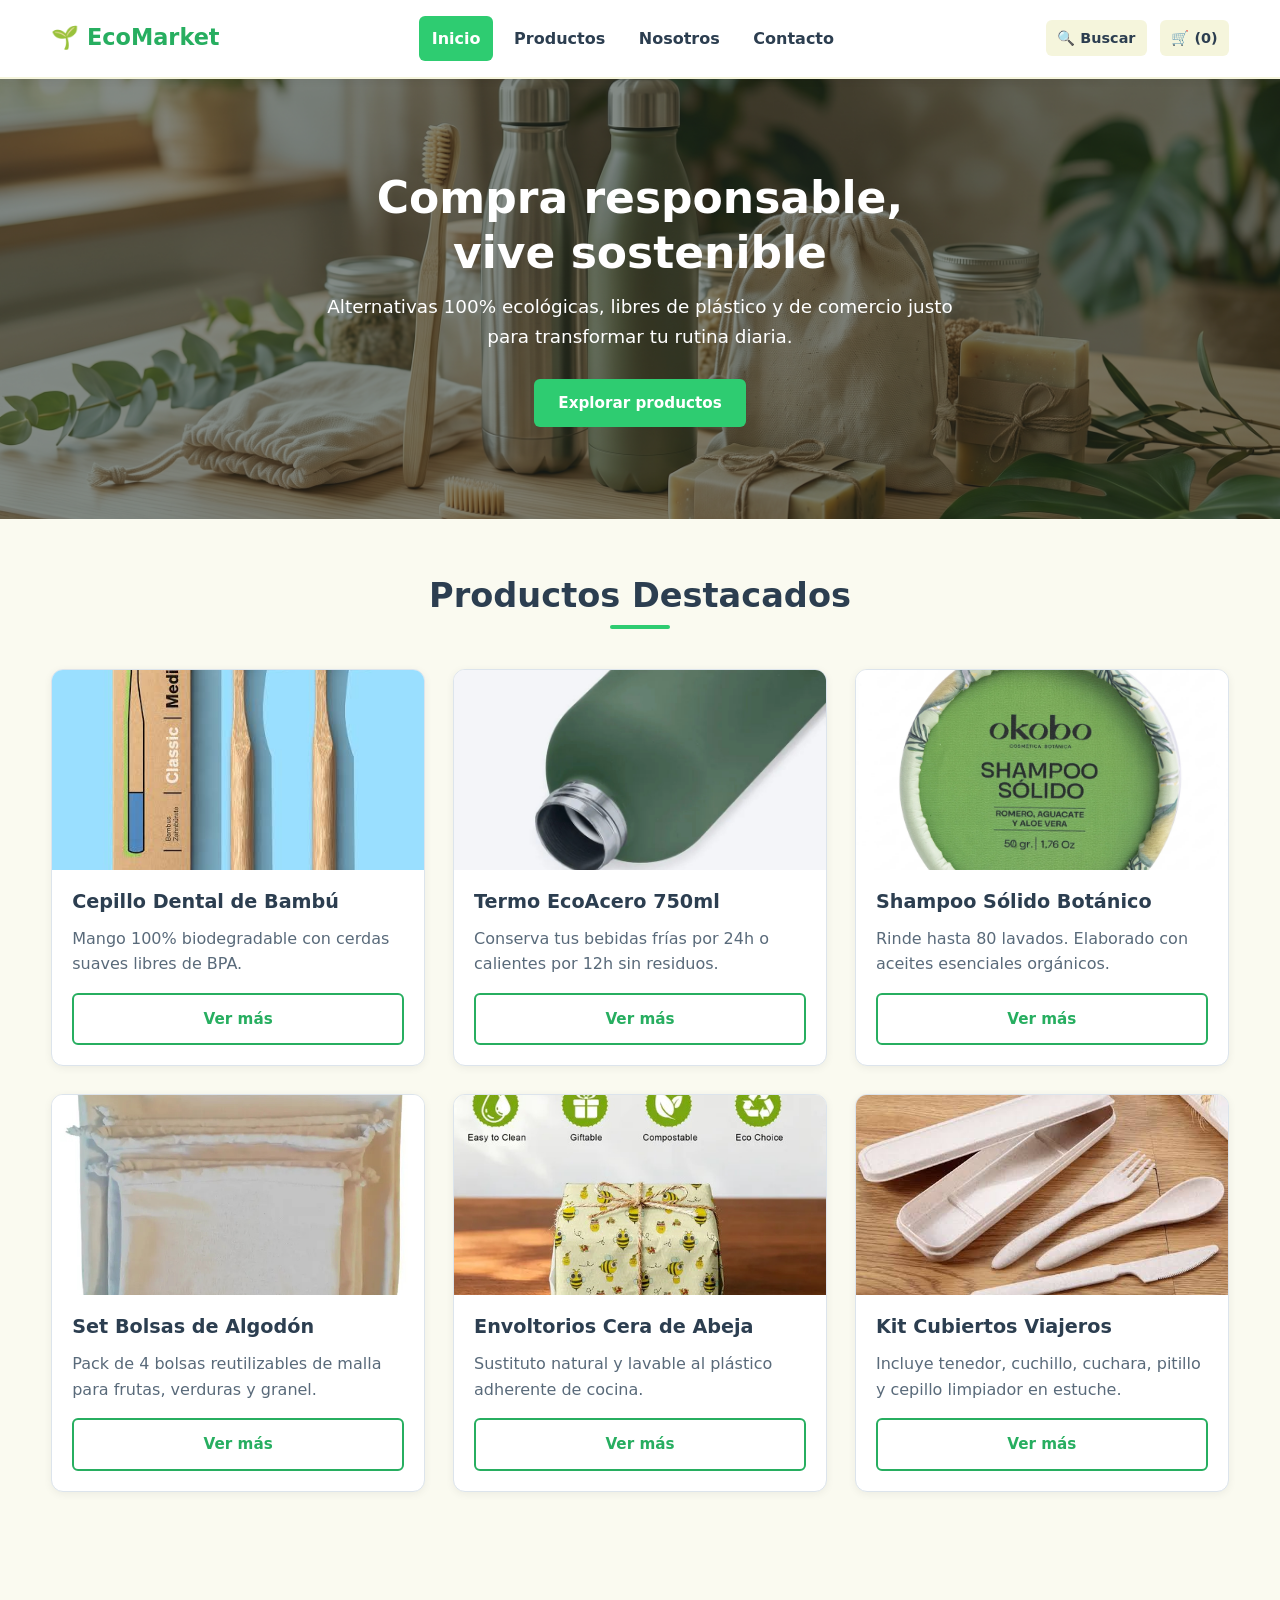
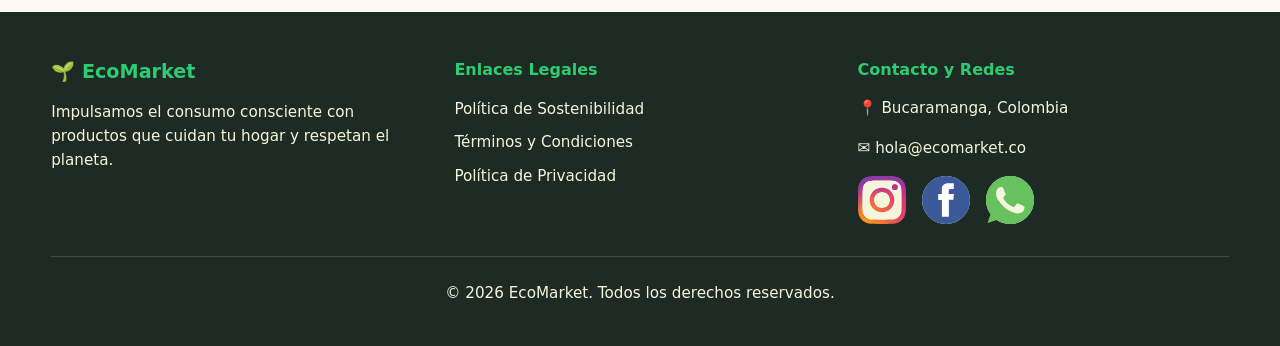
<file: index.html>
<!DOCTYPE html>
<html lang="es">
<head>
  <meta charset="UTF-8">
  <meta name="viewport" content="width=device-width, initial-scale=1.0">
  <meta name="description" content="EcoMarket - Tienda en línea de productos ecológicos, reutilizables y sustentables.">
  <title>EcoMarket | Compra responsable, vive sostenible</title>

  <!-- Conexión a las 4 hojas de estilo obligatorias -->
  <link rel="stylesheet" href="css/main.css">
  <link rel="stylesheet" href="css/layout.css">
  <link rel="stylesheet" href="css/components.css">
  <link rel="stylesheet" href="css/animations.css">
</head>
<body>

  <!-- 1. ENCABEZADO (Header) -->
  <header class="site-header">
    <div class="container header-inner">
      <a href="index.html" class="logo">🌱 EcoMarket</a>

      <!-- Accesos directos (Búsqueda y Carrito) + Botón Hamburguesa Móvil -->
      <div class="header-actions">
        <a href="views/productos.html" class="action-link" aria-label="Buscar productos">🔍 Buscar</a>
        <a href="views/productos.html" class="action-link" aria-label="Ver carrito de compras">🛒 (0)</a>
        <label for="nav-toggle" class="nav-toggle-label" aria-label="Abrir menú de navegación">☰</label>
      </div>

      <!-- Checkbox oculto para abrir/cerrar el menú en móvil sin JavaScript -->
      <input type="checkbox" id="nav-toggle" class="nav-toggle">

      <!-- Menú de navegación -->
      <nav class="main-nav" aria-label="Navegación principal">
        <ul class="nav-list">
          <li><a href="index.html" class="nav-link active">Inicio</a></li>
          <li><a href="views/productos.html" class="nav-link">Productos</a></li>
          <li><a href="views/sobre-nosotros.html" class="nav-link">Nosotros</a></li>
          <li><a href="views/contacto.html" class="nav-link">Contacto</a></li>
        </ul>
      </nav>
    </div>
  </header>

  <main>
    <!-- 2. BANNER PRINCIPAL (Hero) -->
    <section class="hero-banner">
      <img src="img/hero/banner-principal.jpg" alt="Productos ecológicos y naturaleza" class="hero-bg">
      <div class="hero-content">
        <h1>Compra responsable, vive sostenible</h1>
        <p>Alternativas 100% ecológicas, libres de plástico y de comercio justo para transformar tu rutina diaria.</p>
        <a href="views/productos.html" class="btn btn-primary">Explorar productos</a>
      </div>
    </section>

    <!-- 3. PRODUCTOS DESTACADOS (Grid de 6 tarjetas) -->
    <section class="section-padding">
      <div class="container">
        <h2 class="section-title">Productos Destacados</h2>

        <div class="featured-grid">
          <!-- Producto 1 -->
          <article class="product-card">
            <div class="product-img-wrapper">
              <img src="img/products/prod-1.jpg" alt="Cepillo de dientes de bambú">
            </div>
            <div class="product-body">
              <h3>Cepillo Dental de Bambú</h3>
              <p>Mango 100% biodegradable con cerdas suaves libres de BPA.</p>
              <a href="views/productos.html" class="btn btn-outline">Ver más</a>
            </div>
          </article>

          <!-- Producto 2 -->
          <article class="product-card">
            <div class="product-img-wrapper">
              <img src="img/products/prod-2.jpg" alt="Botella térmica de acero inoxidable">
            </div>
            <div class="product-body">
              <h3>Termo EcoAcero 750ml</h3>
              <p>Conserva tus bebidas frías por 24h o calientes por 12h sin residuos.</p>
              <a href="views/productos.html" class="btn btn-outline">Ver más</a>
            </div>
          </article>

          <!-- Producto 3 -->
          <article class="product-card">
            <div class="product-img-wrapper">
              <img src="img/products/prod-3.jpg" alt="Shampoo sólido natural">
            </div>
            <div class="product-body">
              <h3>Shampoo Sólido Botánico</h3>
              <p>Rinde hasta 80 lavados. Elaborado con aceites esenciales orgánicos.</p>
              <a href="views/productos.html" class="btn btn-outline">Ver más</a>
            </div>
          </article>

          <!-- Producto 4 -->
          <article class="product-card">
            <div class="product-img-wrapper">
              <img src="img/products/prod-4.jpg" alt="Bolsas de algodón orgánico">
            </div>
            <div class="product-body">
              <h3>Set Bolsas de Algodón</h3>
              <p>Pack de 4 bolsas reutilizables de malla para frutas, verduras y granel.</p>
              <a href="views/productos.html" class="btn btn-outline">Ver más</a>
            </div>
          </article>

          <!-- Producto 5 -->
          <article class="product-card">
            <div class="product-img-wrapper">
              <img src="img/products/prod-5.jpg" alt="Envoltorios de cera de abeja">
            </div>
            <div class="product-body">
              <h3>Envoltorios Cera de Abeja</h3>
              <p>Sustituto natural y lavable al plástico adherente de cocina.</p>
              <a href="views/productos.html" class="btn btn-outline">Ver más</a>
            </div>
          </article>

          <!-- Producto 6 -->
          <article class="product-card">
            <div class="product-img-wrapper">
              <img src="img/products/prod-6.jpg" alt="Kit cubiertos de bambú">
            </div>
            <div class="product-body">
              <h3>Kit Cubiertos Viajeros</h3>
              <p>Incluye tenedor, cuchillo, cuchara, pitillo y cepillo limpiador en estuche.</p>
              <a href="views/productos.html" class="btn btn-outline">Ver más</a>
            </div>
          </article>
        </div>
      </div>
    </section>
  </main>

  <!-- 4. PIE DE PÁGINA (Footer) -->
  <footer class="site-footer">
    <div class="container">
      <div class="footer-grid">
        <div>
          <h3>🌱 EcoMarket</h3>
          <p>Impulsamos el consumo consciente con productos que cuidan tu hogar y respetan el planeta.</p>
        </div>
        <div>
          <h4>Enlaces Legales</h4>
          <ul class="footer-links">
            <li><a href="views/sobre-nosotros.html">Política de Sostenibilidad</a></li>
            <li><a href="views/contacto.html">Términos y Condiciones</a></li>
            <li><a href="views/contacto.html">Política de Privacidad</a></li>
          </ul>
        </div>
        <div>
          <h4>Contacto y Redes</h4>
          <p>📍 Bucaramanga, Colombia</p>
          <p>✉️ hola@ecomarket.co</p>
          <div class="social-list">
            <a href="https://instagram.com" target="_blank" rel="noopener" class="social-icon" aria-label="Instagram">
              <img src="img/icons/instagram.svg" alt="Instagram">
            </a>
            <a href="https://facebook.com" target="_blank" rel="noopener" class="social-icon" aria-label="Facebook">
              <img src="img/icons/facebook.svg" alt="Facebook">
            </a>
            <a href="https://whatsapp.com" target="_blank" rel="noopener" class="social-icon" aria-label="WhatsApp">
              <img src="img/icons/whatsapp.svg" alt="WhatsApp">
            </a>
          </div>
        </div>
      </div>
      <div class="footer-bottom">
        <p>&copy; 2026 EcoMarket. Todos los derechos reservados.</p>
      </div>
    </div>
  </footer>
</body>
</html>
</main>
</body>
</html>
</file>
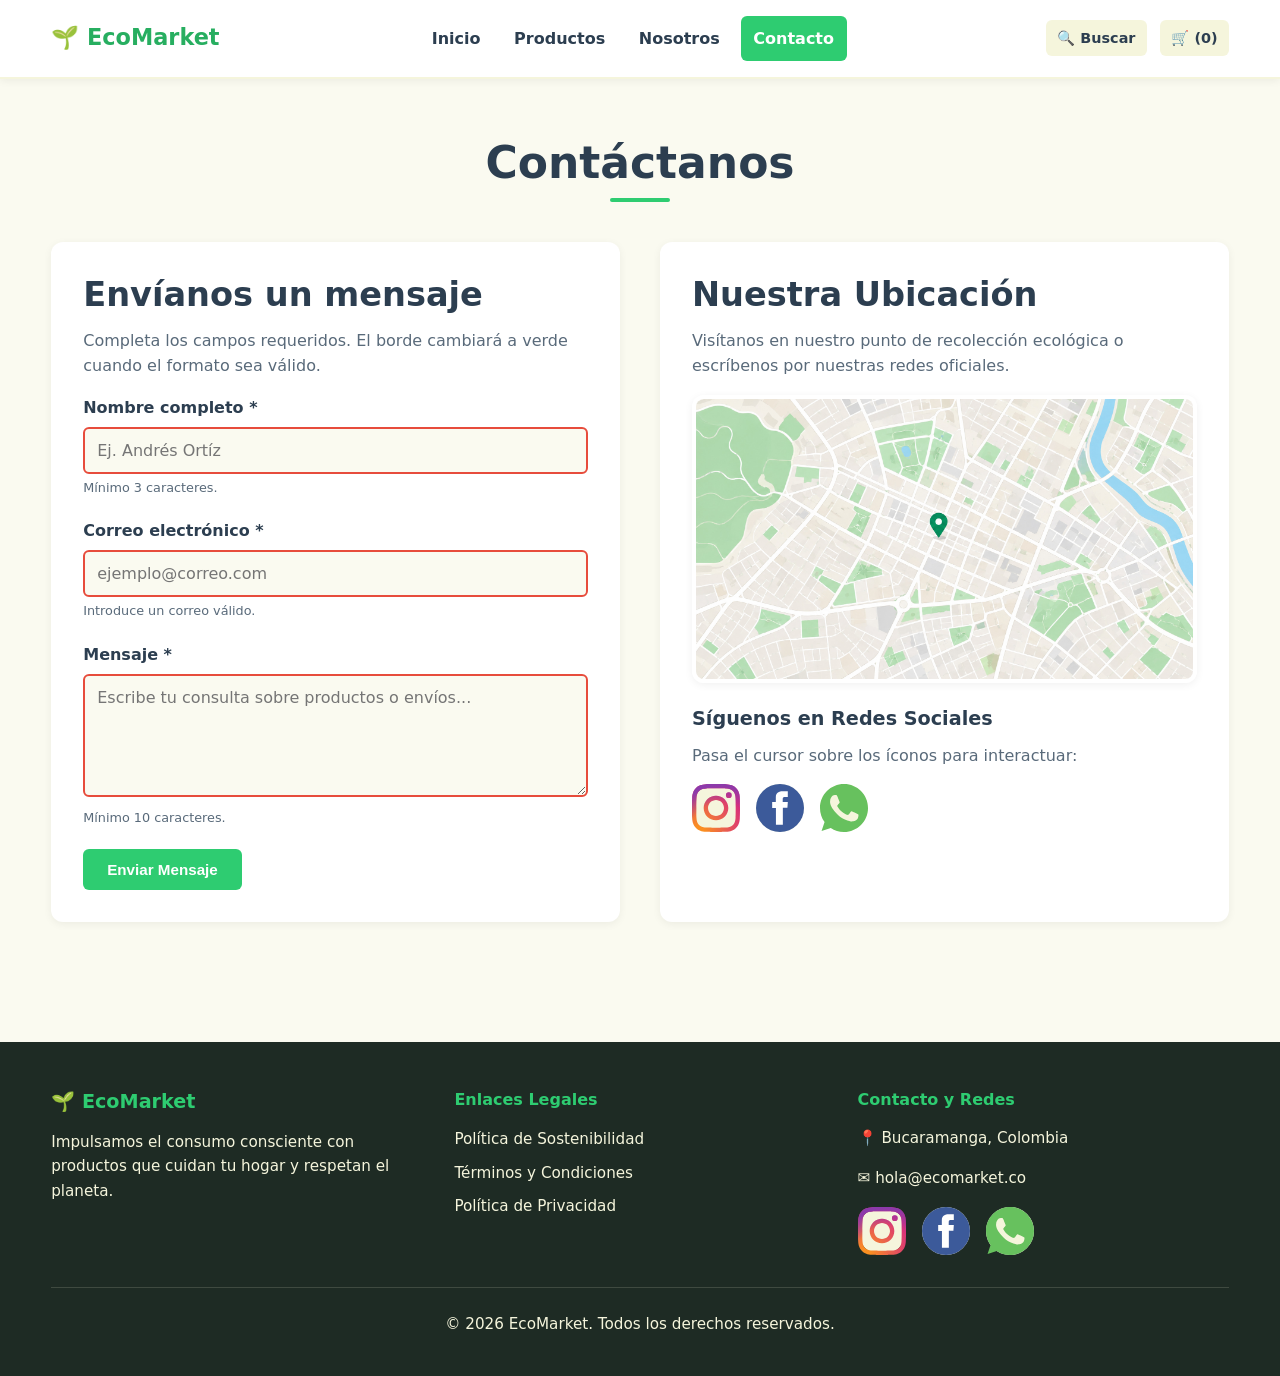
<file: views/contacto.html>
<!DOCTYPE html>
<html lang="es">
<head>
  <meta charset="UTF-8">
  <meta name="viewport" content="width=device-width, initial-scale=1.0">
  <meta name="description" content="Ponte en contacto con EcoMarket para dudas, pedidos o alianzas sostenibles.">
  <title>Contacto | EcoMarket</title>

  <link rel="stylesheet" href="../css/main.css">
  <link rel="stylesheet" href="../css/layout.css">
  <link rel="stylesheet" href="../css/components.css">
  <link rel="stylesheet" href="../css/animations.css">
</head>
<body>

  <!-- ENCABEZADO -->
  <header class="site-header">
    <div class="container header-inner">
      <a href="../index.html" class="logo">🌱 EcoMarket</a>

      <div class="header-actions">
        <a href="productos.html" class="action-link" aria-label="Buscar productos">🔍 Buscar</a>
        <a href="productos.html" class="action-link" aria-label="Ver carrito de compras">🛒 (0)</a>
        <label for="nav-toggle" class="nav-toggle-label" aria-label="Abrir menú de navegación">☰</label>
      </div>

      <input type="checkbox" id="nav-toggle" class="nav-toggle">

      <nav class="main-nav" aria-label="Navegación principal">
        <ul class="nav-list">
          <li><a href="../index.html" class="nav-link">Inicio</a></li>
          <li><a href="productos.html" class="nav-link">Productos</a></li>
          <li><a href="sobre-nosotros.html" class="nav-link">Nosotros</a></li>
          <li><a href="contacto.html" class="nav-link active">Contacto</a></li>
        </ul>
      </nav>
    </div>
  </header>

  <main class="section-padding">
    <div class="container">
      <h1 class="section-title">Contáctanos</h1>

      <div class="contact-layout">
        <!-- 1. FORMULARIO INTELIGENTE (:valid / :invalid) -->
        <section class="contact-card">
          <h2>Envíanos un mensaje</h2>
          <p>Completa los campos requeridos. El borde cambiará a verde cuando el formato sea válido.</p>

          <form action="#" method="get">
            <div class="form-group">
              <label for="nombre">Nombre completo *</label>
              <input type="text" id="nombre" name="nombre" class="form-control" placeholder="Ej. Andrés Ortíz" minlength="3" required>
              <span class="form-hint">Mínimo 3 caracteres.</span>
            </div>

            <div class="form-group">
              <label for="email">Correo electrónico *</label>
              <input type="email" id="email" name="email" class="form-control" placeholder="ejemplo@correo.com" required>
              <span class="form-hint">Introduce un correo válido.</span>
            </div>

            <div class="form-group">
              <label for="mensaje">Mensaje *</label>
              <textarea id="mensaje" name="mensaje" rows="5" class="form-control" placeholder="Escribe tu consulta sobre productos o envíos..." minlength="10" required></textarea>
              <span class="form-hint">Mínimo 10 caracteres.</span>
            </div>

            <button type="submit" class="btn btn-primary">Enviar Mensaje</button>
          </form>
        </section>

<!-- 2. MAPA DE UBICACIÓN Y REDES SOCIALES -->
        <section class="contact-card">
          <h2>Nuestra Ubicación</h2>
          <p>Visítanos en nuestro punto de recolección ecológica o escríbenos por nuestras redes oficiales.</p>

          <div class="map-frame">
            <img src="../img/hero/mapa-ubicacion.jpg" alt="Mapa de ubicación de la tienda EcoMarket en Bucaramanga">
          </div>

          <h3>Síguenos en Redes Sociales</h3>
          <p>Pasa el cursor sobre los íconos para interactuar:</p>
          <div class="social-list">
            <a href="https://instagram.com" target="_blank" rel="noopener" class="social-icon" aria-label="Instagram">
              <img src="../img/icons/instagram.svg" alt="Instagram">
            </a>
            <a href="https://facebook.com" target="_blank" rel="noopener" class="social-icon" aria-label="Facebook">
              <img src="../img/icons/facebook.svg" alt="Facebook">
            </a>
            <a href="https://whatsapp.com" target="_blank" rel="noopener" class="social-icon" aria-label="WhatsApp">
              <img src="../img/icons/whatsapp.svg" alt="WhatsApp">
            </a>
          </div>
        </section>
      </div>
    </div>
  </main>

<!-- PIE DE PÁGINA -->
  <footer class="site-footer">
    <div class="container">
      <div class="footer-grid">
        <div>
          <h3>🌱 EcoMarket</h3>
          <p>Impulsamos el consumo consciente con productos que cuidan tu hogar y respetan el planeta.</p>
        </div>
        <div>
          <h4>Enlaces Legales</h4>
          <ul class="footer-links">
            <li><a href="sobre-nosotros.html">Política de Sostenibilidad</a></li>
            <li><a href="contacto.html">Términos y Condiciones</a></li>
            <li><a href="contacto.html">Política de Privacidad</a></li>
          </ul>
        </div>
        <div>
          <h4>Contacto y Redes</h4>
          <p>📍 Bucaramanga, Colombia</p>
          <p>✉️ hola@ecomarket.co</p>
          <div class="social-list">
            <a href="https://instagram.com" target="_blank" rel="noopener" class="social-icon" aria-label="Instagram">
              <img src="../img/icons/instagram.svg" alt="Instagram">
            </a>
            <a href="https://facebook.com" target="_blank" rel="noopener" class="social-icon" aria-label="Facebook">
              <img src="../img/icons/facebook.svg" alt="Facebook">
            </a>
            <a href="https://whatsapp.com" target="_blank" rel="noopener" class="social-icon" aria-label="WhatsApp">
              <img src="../img/icons/whatsapp.svg" alt="WhatsApp">
            </a>
          </div>
        </div>
      </div>
      <div class="footer-bottom">
        <p>&copy; 2026 EcoMarket. Todos los derechos reservados.</p>
      </div>
    </div>
  </footer>

</body>
</html>
</file>
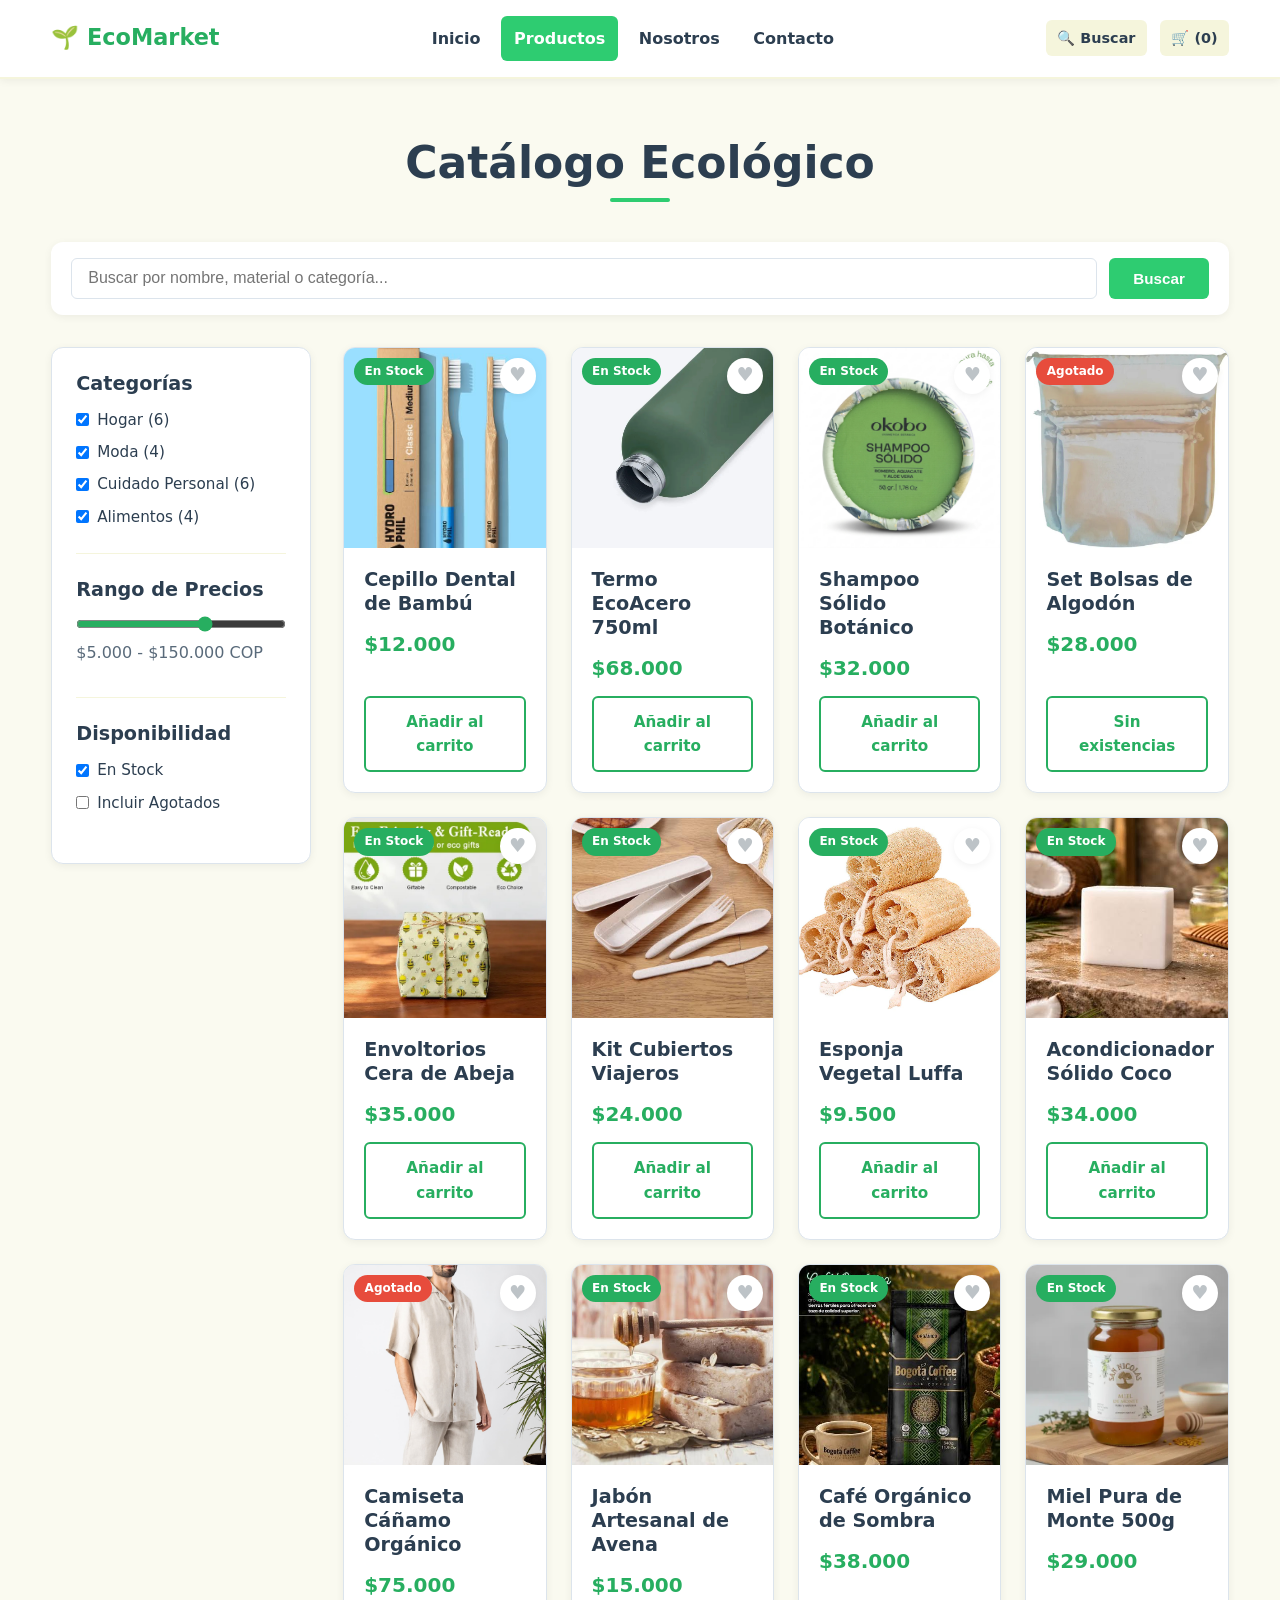
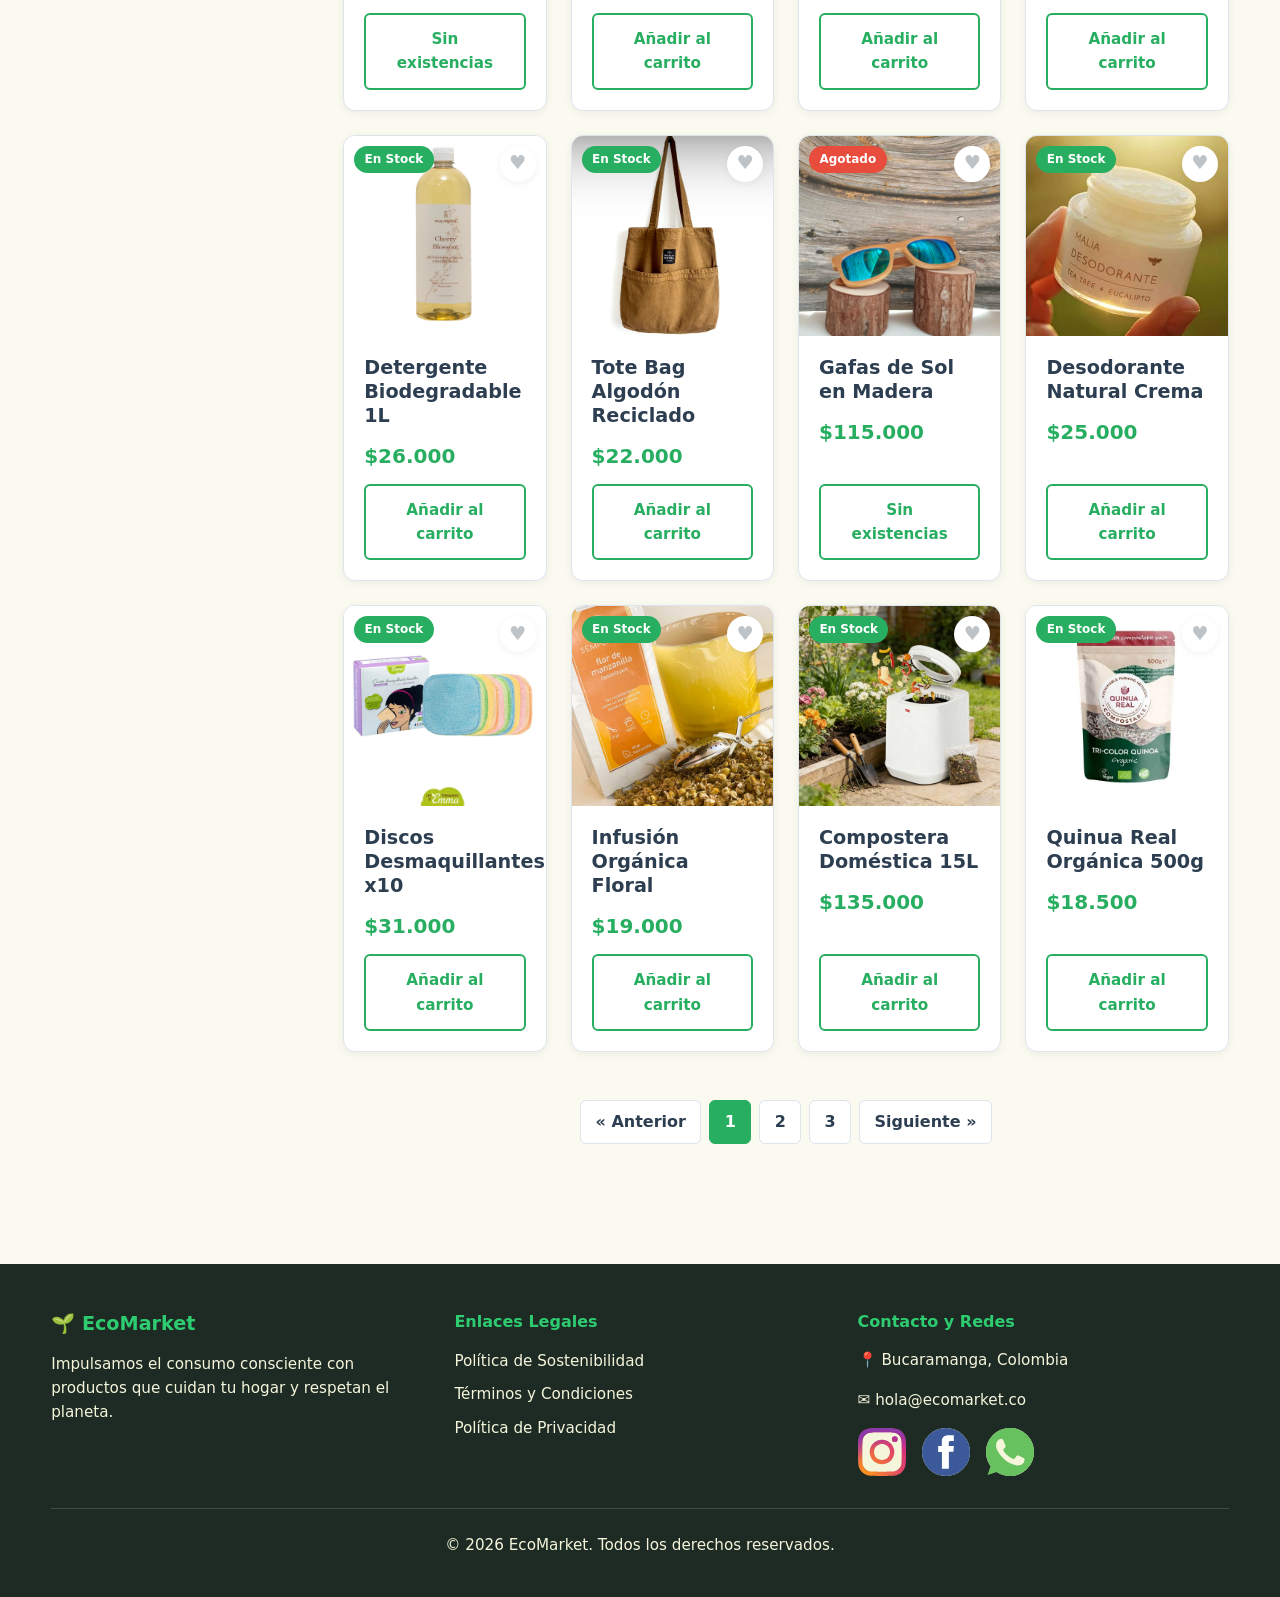
<file: views/productos.html>
<!DOCTYPE html>
<html lang="es">
<head>
  <meta charset="UTF-8">
  <meta name="viewport" content="width=device-width, initial-scale=1.0">
  <meta name="description" content="Catálogo completo de productos ecológicos en EcoMarket.">
  <title>Catálogo de Productos | EcoMarket</title>

  <link rel="stylesheet" href="../css/main.css">
  <link rel="stylesheet" href="../css/layout.css">
  <link rel="stylesheet" href="../css/components.css">
  <link rel="stylesheet" href="../css/animations.css">
</head>
<body>

  <!-- ENCABEZADO -->
  <header class="site-header">
    <div class="container header-inner">
      <a href="../index.html" class="logo">🌱 EcoMarket</a>

      <div class="header-actions">
        <a href="productos.html" class="action-link" aria-label="Buscar productos">🔍 Buscar</a>
        <a href="productos.html" class="action-link" aria-label="Ver carrito de compras">🛒 (0)</a>
        <label for="nav-toggle" class="nav-toggle-label" aria-label="Abrir menú de navegación">☰</label>
      </div>

      <input type="checkbox" id="nav-toggle" class="nav-toggle">

      <nav class="main-nav" aria-label="Navegación principal">
        <ul class="nav-list">
          <li><a href="../index.html" class="nav-link">Inicio</a></li>
          <li><a href="productos.html" class="nav-link active">Productos</a></li>
          <li><a href="sobre-nosotros.html" class="nav-link">Nosotros</a></li>
          <li><a href="contacto.html" class="nav-link">Contacto</a></li>
        </ul>
      </nav>
    </div>
  </header>

  <main class="section-padding">
    <div class="container">
      <h1 class="section-title">Catálogo Ecológico</h1>

<!-- Barra Superior: Buscador visual estilizado -->
      <div class="search-bar-container">
        <input type="search" class="search-input" placeholder="Buscar por nombre, material o categoría..." aria-label="Buscar en el catálogo">
        <button type="button" class="btn btn-primary">Buscar</button>
      </div>

      <div class="catalog-layout">
        <!-- Sidebar de Filtros (Sticky) -->
        <aside class="filter-sidebar" aria-label="Filtros de catálogo">
          <div class="filter-group">
            <h3>Categorías</h3>
            <ul class="filter-list">
              <li><label><input type="checkbox" checked> Hogar (6)</label></li>
              <li><label><input type="checkbox" checked> Moda (4)</label></li>
              <li><label><input type="checkbox" checked> Cuidado Personal (6)</label></li>
              <li><label><input type="checkbox" checked> Alimentos (4)</label></li>
            </ul>
          </div>

          <div class="filter-group">
            <h3>Rango de Precios</h3>
            <input type="range" min="5000" max="150000" value="95000" class="range-slider" aria-label="Rango de precios">
            <p>$5.000 - $150.000 COP</p>
          </div>

          <div class="filter-group">
            <h3>Disponibilidad</h3>
            <ul class="filter-list">
              <li><label><input type="checkbox" checked> En Stock</label></li>
              <li><label><input type="checkbox"> Incluir Agotados</label></li>
            </ul>
          </div>
        </aside>

<!-- Grid de 20 Productos (4 cols Desktop -> 2 cols Tablet -> 1 col Móvil) -->
        <section>
          <div class="products-grid">
            <!-- 1 -->
            <article class="product-card">
              <div class="product-img-wrapper">
                <span class="badge badge-stock">En Stock</span>
                <div class="fav-wrapper"><input type="checkbox" id="f1" class="fav-checkbox"><label for="f1" class="btn-fav" title="Favorito">♥</label></div>
                <img src="../img/products/prod-1.jpg" alt="Cepillo Dental de Bambú">
              </div>
              <div class="product-body">
                <h3>Cepillo Dental de Bambú</h3>
                <p class="product-price">$12.000</p>
                <a href="#f1" class="btn btn-outline">Añadir al carrito</a>
              </div>
            </article>

<!-- 2 -->
            <article class="product-card">
              <div class="product-img-wrapper">
                <span class="badge badge-stock">En Stock</span>
                <div class="fav-wrapper"><input type="checkbox" id="f2" class="fav-checkbox"><label for="f2" class="btn-fav" title="Favorito">♥</label></div>
                <img src="../img/products/prod-2.jpg" alt="Termo EcoAcero 750ml">
              </div>
              <div class="product-body">
                <h3>Termo EcoAcero 750ml</h3>
                <p class="product-price">$68.000</p>
                <a href="#f2" class="btn btn-outline">Añadir al carrito</a>
              </div>
            </article>

<!-- 3 -->
            <article class="product-card">
              <div class="product-img-wrapper">
                <span class="badge badge-stock">En Stock</span>
                <div class="fav-wrapper"><input type="checkbox" id="f3" class="fav-checkbox"><label for="f3" class="btn-fav" title="Favorito">♥</label></div>
                <img src="../img/products/prod-3.jpg" alt="Shampoo Sólido Botánico">
              </div>
              <div class="product-body">
                <h3>Shampoo Sólido Botánico</h3>
                <p class="product-price">$32.000</p>
                <a href="#f3" class="btn btn-outline">Añadir al carrito</a>
              </div>
            </article>

<!-- 4 -->
            <article class="product-card">
              <div class="product-img-wrapper">
                <span class="badge badge-out">Agotado</span>
                <div class="fav-wrapper"><input type="checkbox" id="f4" class="fav-checkbox"><label for="f4" class="btn-fav" title="Favorito">♥</label></div>
                <img src="../img/products/prod-4.jpg" alt="Set Bolsas de Algodón">
              </div>
              <div class="product-body">
                <h3>Set Bolsas de Algodón</h3>
                <p class="product-price">$28.000</p>
                <a href="#f4" class="btn btn-outline">Sin existencias</a>
              </div>
            </article>

<!-- 5 -->
            <article class="product-card">
              <div class="product-img-wrapper">
                <span class="badge badge-stock">En Stock</span>
                <div class="fav-wrapper"><input type="checkbox" id="f5" class="fav-checkbox"><label for="f5" class="btn-fav" title="Favorito">♥</label></div>
                <img src="../img/products/prod-5.jpg" alt="Envoltorios Cera de Abeja">
              </div>
              <div class="product-body">
                <h3>Envoltorios Cera de Abeja</h3>
                <p class="product-price">$35.000</p>
                <a href="#f5" class="btn btn-outline">Añadir al carrito</a>
              </div>
            </article>

<!-- 6 -->
            <article class="product-card">
              <div class="product-img-wrapper">
                <span class="badge badge-stock">En Stock</span>
                <div class="fav-wrapper"><input type="checkbox" id="f6" class="fav-checkbox"><label for="f6" class="btn-fav" title="Favorito">♥</label></div>
                <img src="../img/products/prod-6.jpg" alt="Kit Cubiertos Viajeros">
              </div>
              <div class="product-body">
                <h3>Kit Cubiertos Viajeros</h3>
                <p class="product-price">$24.000</p>
                <a href="#f6" class="btn btn-outline">Añadir al carrito</a>
              </div>
            </article>

<!-- 7 -->
            <article class="product-card">
              <div class="product-img-wrapper">
                <span class="badge badge-stock">En Stock</span>
                <div class="fav-wrapper"><input type="checkbox" id="f7" class="fav-checkbox"><label for="f7" class="btn-fav" title="Favorito">♥</label></div>
                <img src="../img/products/prod-7.jpg" alt="Esponja Vegetal Luffa">
              </div>
              <div class="product-body">
                <h3>Esponja Vegetal Luffa</h3>
                <p class="product-price">$9.500</p>
                <a href="#f7" class="btn btn-outline">Añadir al carrito</a>
              </div>
            </article>

<!-- 8 -->
            <article class="product-card">
              <div class="product-img-wrapper">
                <span class="badge badge-stock">En Stock</span>
                <div class="fav-wrapper"><input type="checkbox" id="f8" class="fav-checkbox"><label for="f8" class="btn-fav" title="Favorito">♥</label></div>
                <img src="../img/products/prod-8.jpg" alt="Acondicionador Sólido Coco">
              </div>
              <div class="product-body">
                <h3>Acondicionador Sólido Coco</h3>
                <p class="product-price">$34.000</p>
                <a href="#f8" class="btn btn-outline">Añadir al carrito</a>
              </div>
            </article>

<!-- 9 -->
            <article class="product-card">
              <div class="product-img-wrapper">
                <span class="badge badge-out">Agotado</span>
                <div class="fav-wrapper"><input type="checkbox" id="f9" class="fav-checkbox"><label for="f9" class="btn-fav" title="Favorito">♥</label></div>
                <img src="../img/products/prod-9.jpg" alt="Camiseta Cáñamo Orgánico">
              </div>
              <div class="product-body">
                <h3>Camiseta Cáñamo Orgánico</h3>
                <p class="product-price">$75.000</p>
                <a href="#f9" class="btn btn-outline">Sin existencias</a>
              </div>
            </article>

<!-- 10 -->
            <article class="product-card">
              <div class="product-img-wrapper">
                <span class="badge badge-stock">En Stock</span>
                <div class="fav-wrapper"><input type="checkbox" id="f10" class="fav-checkbox"><label for="f10" class="btn-fav" title="Favorito">♥</label></div>
                <img src="../img/products/prod-10.jpg" alt="Jabón Artesanal de Avena">
              </div>
              <div class="product-body">
                <h3>Jabón Artesanal de Avena</h3>
                <p class="product-price">$15.000</p>
                <a href="#f10" class="btn btn-outline">Añadir al carrito</a>
              </div>
            </article>

<!-- 11 -->
            <article class="product-card">
              <div class="product-img-wrapper">
                <span class="badge badge-stock">En Stock</span>
                <div class="fav-wrapper"><input type="checkbox" id="f11" class="fav-checkbox"><label for="f11" class="btn-fav" title="Favorito">♥</label></div>
                <img src="../img/products/prod-11.jpg" alt="Café Orgánico de Sombra">
              </div>
              <div class="product-body">
                <h3>Café Orgánico de Sombra</h3>
                <p class="product-price">$38.000</p>
                <a href="#f11" class="btn btn-outline">Añadir al carrito</a>
              </div>
            </article>

<!-- 12 -->
            <article class="product-card">
              <div class="product-img-wrapper">
                <span class="badge badge-stock">En Stock</span>
                <div class="fav-wrapper"><input type="checkbox" id="f12" class="fav-checkbox"><label for="f12" class="btn-fav" title="Favorito">♥</label></div>
                <img src="../img/products/prod-12.jpg" alt="Miel Pura de Monte 500g">
              </div>
              <div class="product-body">
                <h3>Miel Pura de Monte 500g</h3>
                <p class="product-price">$29.000</p>
                <a href="#f12" class="btn btn-outline">Añadir al carrito</a>
              </div>
            </article>

<!-- 13 -->
            <article class="product-card">
              <div class="product-img-wrapper">
                <span class="badge badge-stock">En Stock</span>
                <div class="fav-wrapper"><input type="checkbox" id="f13" class="fav-checkbox"><label for="f13" class="btn-fav" title="Favorito">♥</label></div>
                <img src="../img/products/prod-13.jpg" alt="Detergente Biodegradable 1L">
              </div>
              <div class="product-body">
                <h3>Detergente Biodegradable 1L</h3>
                <p class="product-price">$26.000</p>
                <a href="#f13" class="btn btn-outline">Añadir al carrito</a>
              </div>
            </article>

<!-- 14 -->
            <article class="product-card">
              <div class="product-img-wrapper">
                <span class="badge badge-stock">En Stock</span>
                <div class="fav-wrapper"><input type="checkbox" id="f14" class="fav-checkbox"><label for="f14" class="btn-fav" title="Favorito">♥</label></div>
                <img src="../img/products/prod-14.jpg" alt="Tote Bag Algodón Reciclado">
              </div>
              <div class="product-body">
                <h3>Tote Bag Algodón Reciclado</h3>
                <p class="product-price">$22.000</p>
                <a href="#f14" class="btn btn-outline">Añadir al carrito</a>
              </div>
            </article>

<!-- 15 -->
            <article class="product-card">
              <div class="product-img-wrapper">
                <span class="badge badge-out">Agotado</span>
                <div class="fav-wrapper"><input type="checkbox" id="f15" class="fav-checkbox"><label for="f15" class="btn-fav" title="Favorito">♥</label></div>
                <img src="../img/products/prod-15.jpg" alt="Gafas de Sol en Madera">
              </div>
              <div class="product-body">
                <h3>Gafas de Sol en Madera</h3>
                <p class="product-price">$115.000</p>
                <a href="#f15" class="btn btn-outline">Sin existencias</a>
              </div>
            </article>

<!-- 16 -->
            <article class="product-card">
              <div class="product-img-wrapper">
                <span class="badge badge-stock">En Stock</span>
                <div class="fav-wrapper"><input type="checkbox" id="f16" class="fav-checkbox"><label for="f16" class="btn-fav" title="Favorito">♥</label></div>
                <img src="../img/products/prod-16.jpg" alt="Desodorante Natural en Crema">
              </div>
              <div class="product-body">
                <h3>Desodorante Natural Crema</h3>
                <p class="product-price">$25.000</p>
                <a href="#f16" class="btn btn-outline">Añadir al carrito</a>
              </div>
            </article>

<!-- 17 -->
            <article class="product-card">
              <div class="product-img-wrapper">
                <span class="badge badge-stock">En Stock</span>
                <div class="fav-wrapper"><input type="checkbox" id="f17" class="fav-checkbox"><label for="f17" class="btn-fav" title="Favorito">♥</label></div>
                <img src="../img/products/prod-17.jpg" alt="Discos Desmaquillantes Lavables">
              </div>
              <div class="product-body">
                <h3>Discos Desmaquillantes x10</h3>
                <p class="product-price">$31.000</p>
                <a href="#f17" class="btn btn-outline">Añadir al carrito</a>
              </div>
            </article>

<!-- 18 -->
            <article class="product-card">
              <div class="product-img-wrapper">
                <span class="badge badge-stock">En Stock</span>
                <div class="fav-wrapper"><input type="checkbox" id="f18" class="fav-checkbox"><label for="f18" class="btn-fav" title="Favorito">♥</label></div>
                <img src="../img/products/prod-18.jpg" alt="infusión Orgánica Relajante">
              </div>
              <div class="product-body">
                <h3>Infusión Orgánica Floral</h3>
                <p class="product-price">$19.000</p>
                <a href="#f18" class="btn btn-outline">Añadir al carrito</a>
              </div>
            </article>

<!-- 19 -->
            <article class="product-card">
              <div class="product-img-wrapper">
                <span class="badge badge-stock">En Stock</span>
                <div class="fav-wrapper"><input type="checkbox" id="f19" class="fav-checkbox"><label for="f19" class="btn-fav" title="Favorito">♥</label></div>
                <img src="../img/products/prod-19.jpg" alt="Compostera Doméstica Compacta">
              </div>
              <div class="product-body">
                <h3>Compostera Doméstica 15L</h3>
                <p class="product-price">$135.000</p>
                <a href="#f19" class="btn btn-outline">Añadir al carrito</a>
              </div>
            </article>

<!-- 20 -->
            <article class="product-card">
              <div class="product-img-wrapper">
                <span class="badge badge-stock">En Stock</span>
                <div class="fav-wrapper"><input type="checkbox" id="f20" class="fav-checkbox"><label for="f20" class="btn-fav" title="Favorito">♥</label></div>
                <img src="../img/products/prod-20.jpg" alt="Quinua Real Orgánica 500g">
              </div>
              <div class="product-body">
                <h3>Quinua Real Orgánica 500g</h3>
                <p class="product-price">$18.500</p>
                <a href="#f20" class="btn btn-outline">Añadir al carrito</a>
              </div>
            </article>
          </div>

<!-- Paginación Visual -->
          <nav class="pagination" aria-label="Paginación de productos">
            <a href="#top" class="page-link">« Anterior</a>
            <a href="#top" class="page-link active">1</a>
            <a href="#top" class="page-link">2</a>
            <a href="#top" class="page-link">3</a>
            <a href="#top" class="page-link">Siguiente »</a>
          </nav>
        </section>
      </div>
    </div>
  </main>

  <!-- PIE DE PÁGINA -->
  <footer class="site-footer">
    <div class="container">
      <div class="footer-grid">
        <div>
          <h3>🌱 EcoMarket</h3>
          <p>Impulsamos el consumo consciente con productos que cuidan tu hogar y respetan el planeta.</p>
        </div>
        <div>
          <h4>Enlaces Legales</h4>
          <ul class="footer-links">
            <li><a href="sobre-nosotros.html">Política de Sostenibilidad</a></li>
            <li><a href="contacto.html">Términos y Condiciones</a></li>
            <li><a href="contacto.html">Política de Privacidad</a></li>
          </ul>
        </div>
        <div>
          <h4>Contacto y Redes</h4>
          <p>📍 Bucaramanga, Colombia</p>
          <p>✉️ hola@ecomarket.co</p>
          <div class="social-list">
            <a href="https://instagram.com" target="_blank" rel="noopener" class="social-icon" aria-label="Instagram">
              <img src="../img/icons/instagram.svg" alt="Instagram">
            </a>
            <a href="https://facebook.com" target="_blank" rel="noopener" class="social-icon" aria-label="Facebook">
              <img src="../img/icons/facebook.svg" alt="Facebook">
            </a>
            <a href="https://whatsapp.com" target="_blank" rel="noopener" class="social-icon" aria-label="WhatsApp">
              <img src="../img/icons/whatsapp.svg" alt="WhatsApp">
            </a>
          </div>
        </div>
      </div>
      <div class="footer-bottom">
        <p>&copy; 2026 EcoMarket. Todos los derechos reservados.</p>
      </div>
    </div>
  </footer>

</body>
</html>
</file>
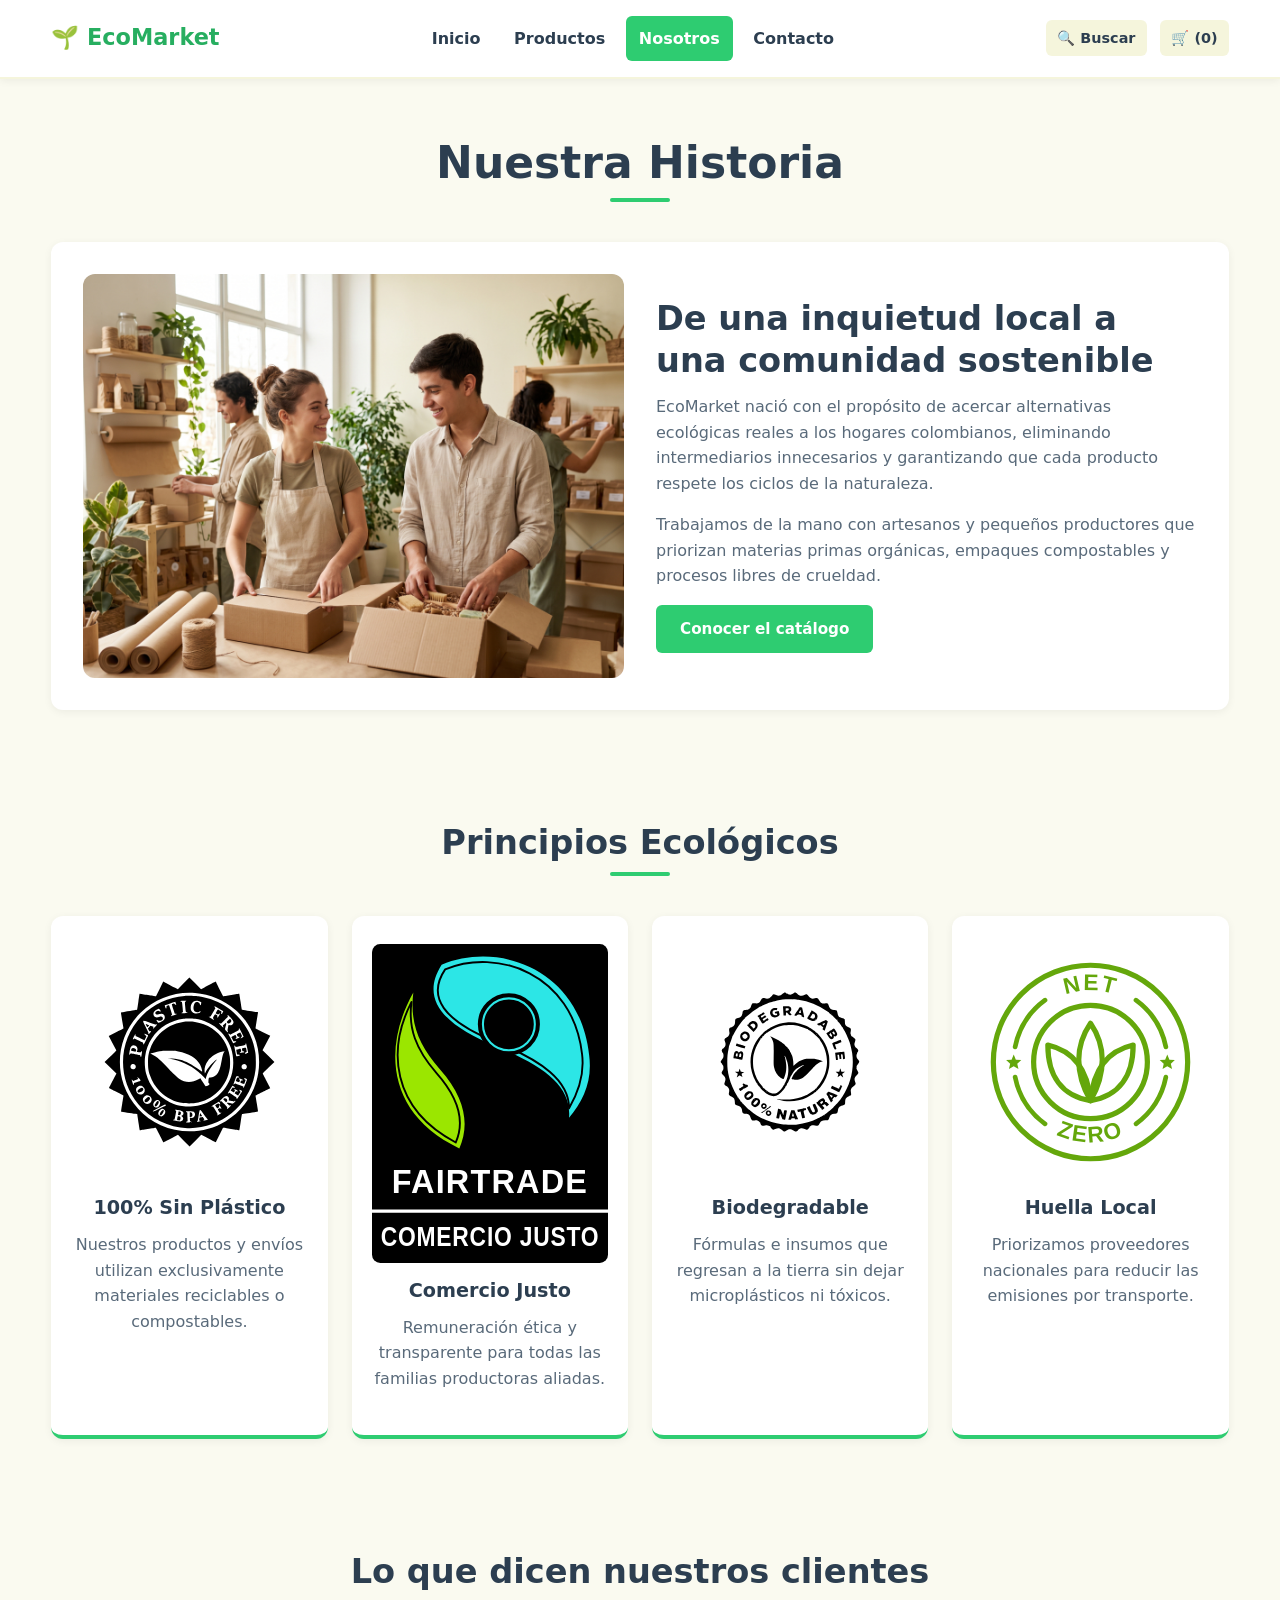
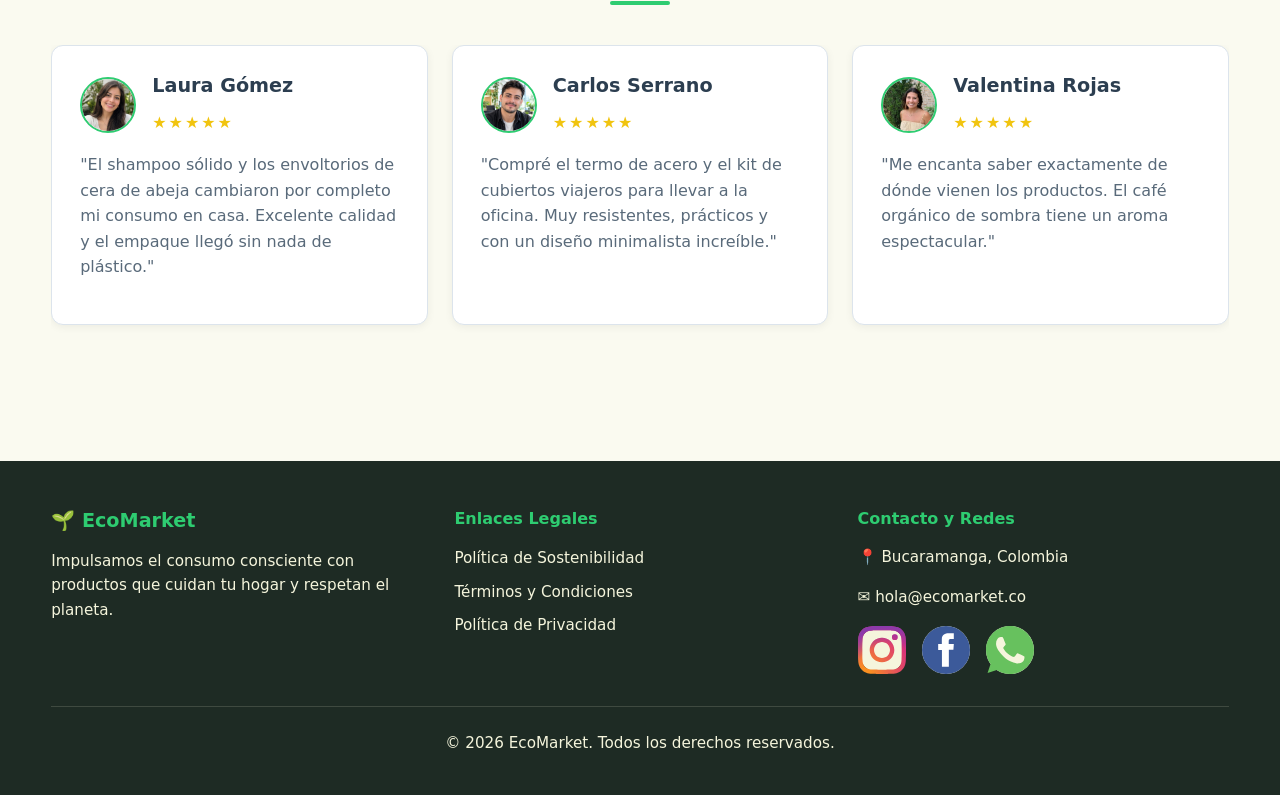
<file: views/sobre-nosotros.html>
<!DOCTYPE html>
<html lang="es">
<head>
  <meta charset="UTF-8">
  <meta name="viewport" content="width=device-width, initial-scale=1.0">
  <meta name="description" content="Conoce la historia, principios ecológicos y testimonios de EcoMarket.">
  <title>Sobre Nosotros | EcoMarket</title>

  <link rel="stylesheet" href="../css/main.css">
  <link rel="stylesheet" href="../css/layout.css">
  <link rel="stylesheet" href="../css/components.css">
  <link rel="stylesheet" href="../css/animations.css">
</head>
<body>

<!-- ENCABEZADO -->
  <header class="site-header">
    <div class="container header-inner">
      <a href="../index.html" class="logo">🌱 EcoMarket</a>

      <div class="header-actions">
        <a href="productos.html" class="action-link" aria-label="Buscar productos">🔍 Buscar</a>
        <a href="productos.html" class="action-link" aria-label="Ver carrito de compras">🛒 (0)</a>
        <label for="nav-toggle" class="nav-toggle-label" aria-label="Abrir menú de navegación">☰</label>
      </div>

      <input type="checkbox" id="nav-toggle" class="nav-toggle">

      <nav class="main-nav" aria-label="Navegación principal">
        <ul class="nav-list">
          <li><a href="../index.html" class="nav-link">Inicio</a></li>
          <li><a href="productos.html" class="nav-link">Productos</a></li>
          <li><a href="sobre-nosotros.html" class="nav-link active">Nosotros</a></li>
          <li><a href="contacto.html" class="nav-link">Contacto</a></li>
        </ul>
      </nav>
    </div>
  </header>

  <main>

  <!-- 1. HISTORIA (Layout Flexbox) -->
    <section class="section-padding">
      <div class="container">
        <h1 class="section-title">Nuestra Historia</h1>
        <div class="story-flex">
          <div class="story-img">
            <img src="../img/hero/historia.jpg" alt="Equipo fundador de EcoMarket trabajando con productores locales">
          </div>
          <div class="story-content">
            <h2>De una inquietud local a una comunidad sostenible</h2>
            <p>EcoMarket nació con el propósito de acercar alternativas ecológicas reales a los hogares colombianos, eliminando intermediarios innecesarios y garantizando que cada producto respete los ciclos de la naturaleza.</p>
            <p>Trabajamos de la mano con artesanos y pequeños productores que priorizan materias primas orgánicas, empaques compostables y procesos libres de crueldad.</p>
            <a href="productos.html" class="btn btn-primary">Conocer el catálogo</a>
          </div>
        </div>
      </div>
    </section>

<!-- 2. PRINCIPIOS ECOLÓGICOS -->
    <section class="section-padding">
      <div class="container">
        <h2 class="section-title">Principios Ecológicos</h2>
        <div class="principles-grid">
          <article class="principle-card">
            <img src="../img/icons/sin-plastico.svg" alt="Icono Sin Plástico">
            <h3>100% Sin Plástico</h3>
            <p>Nuestros productos y envíos utilizan exclusivamente materiales reciclables o compostables.</p>
          </article>

          <article class="principle-card">
            <img src="../img/icons/comercio-justo.svg" alt="Icono Comercio Justo">
            <h3>Comercio Justo</h3>
            <p>Remuneración ética y transparente para todas las familias productoras aliadas.</p>
          </article>

          <article class="principle-card">
            <img src="../img/icons/biodegradable.svg" alt="Icono Biodegradable">
            <h3>Biodegradable</h3>
            <p>Fórmulas e insumos que regresan a la tierra sin dejar microplásticos ni tóxicos.</p>
          </article>

          <article class="principle-card">
            <img src="../img/icons/huella-cero.svg" alt="Icono Huella Neutro">
            <h3>Huella Local</h3>
            <p>Priorizamos proveedores nacionales para reducir las emisiones por transporte.</p>
          </article>
        </div>
      </div>
    </section>

<!-- 3. TESTIMONIOS (Carrusel CSS + Animación Hover) -->
    <section class="section-padding">
      <div class="container">
        <h2 class="section-title">Lo que dicen nuestros clientes</h2>
        <div class="testimonials-carousel">
          <article class="testimonial-card">
            <div class="client-header">
              <img src="../img/hero/cliente-1.jpg" alt="Foto de Laura Gómez" class="client-avatar">
              <div>
                <h3>Laura Gómez</h3>
                <div class="stars" aria-label="5 de 5 estrellas">★★★★★</div>
              </div>
            </div>
            <p>"El shampoo sólido y los envoltorios de cera de abeja cambiaron por completo mi consumo en casa. Excelente calidad y el empaque llegó sin nada de plástico."</p>
          </article>

          <article class="testimonial-card">
            <div class="client-header">
              <img src="../img/hero/cliente-2.jpg" alt="Foto de Carlos Serrano" class="client-avatar">
              <div>
                <h3>Carlos Serrano</h3>
                <div class="stars" aria-label="5 de 5 estrellas">★★★★★</div>
              </div>
            </div>
            <p>"Compré el termo de acero y el kit de cubiertos viajeros para llevar a la oficina. Muy resistentes, prácticos y con un diseño minimalista increíble."</p>
          </article>

          <article class="testimonial-card">
            <div class="client-header">
              <img src="../img/hero/cliente-3.jpg" alt="Foto de Valentina Rojas" class="client-avatar">
              <div>
                <h3>Valentina Rojas</h3>
                <div class="stars" aria-label="5 de 5 estrellas">★★★★★</div>
              </div>
            </div>
            <p>"Me encanta saber exactamente de dónde vienen los productos. El café orgánico de sombra tiene un aroma espectacular."</p>
          </article>
        </div>
      </div>
    </section>
  </main>

  <!-- PIE DE PÁGINA -->
  <footer class="site-footer">
    <div class="container">
      <div class="footer-grid">
        <div>
          <h3>🌱 EcoMarket</h3>
          <p>Impulsamos el consumo consciente con productos que cuidan tu hogar y respetan el planeta.</p>
        </div>
        <div>
          <h4>Enlaces Legales</h4>
          <ul class="footer-links">
            <li><a href="sobre-nosotros.html">Política de Sostenibilidad</a></li>
            <li><a href="contacto.html">Términos y Condiciones</a></li>
            <li><a href="contacto.html">Política de Privacidad</a></li>
          </ul>
        </div>
        <div>
          <h4>Contacto y Redes</h4>
          <p>📍 Bucaramanga, Colombia</p>
          <p>✉️ hola@ecomarket.co</p>
          <div class="social-list">
            <a href="https://instagram.com" target="_blank" rel="noopener" class="social-icon" aria-label="Instagram">
              <img src="../img/icons/instagram.svg" alt="Instagram">
            </a>
            <a href="https://facebook.com" target="_blank" rel="noopener" class="social-icon" aria-label="Facebook">
              <img src="../img/icons/facebook.svg" alt="Facebook">
            </a>
            <a href="https://whatsapp.com" target="_blank" rel="noopener" class="social-icon" aria-label="WhatsApp">
              <img src="../img/icons/whatsapp.svg" alt="WhatsApp">
            </a>
          </div>
        </div>
      </div>
      <div class="footer-bottom">
        <p>&copy; 2026 EcoMarket. Todos los derechos reservados.</p>
      </div>
    </div>
  </footer>

</body>
</html>
</file>
<file: css/main.css>
/* =========================================
   MAIN.CSS - Reset, Variables y Tipografía
   ========================================= */
 
:root {
  /* Paleta de Colores Obligatoria */
  --color-primary: #2ecc71;
  --color-primary-dark: #27ae60;
  --color-earth: #f5f5dc;
  --color-earth-light: #fafaf0;
  --color-white: #ffffff;
  --color-text: #2c3e50;
  --color-text-muted: #596a7a;
  --color-border: #dce4ec;
  --color-error: #e74c3c;
  --color-success: #27ae60;

  /* Tipografía y Espaciado */
  --font-main: system-ui, -apple-system, 'Segoe UI', Roboto, Helvetica, Arial, sans-serif;
  --radius-sm: 6px;
  --radius-md: 12px;
  --radius-lg: 20px;
  --shadow-sm: 0 2px 8px rgba(0, 0, 0, 0.06);
  --shadow-md: 0 8px 20px rgba(39, 174, 96, 0.15);
  --container-width: 1200px;
}

*,
*::before,
*::after {
  box-sizing: border-box;
  margin: 0;
  padding: 0;
}

html {
  scroll-behavior: smooth;
  font-size: 16px;
}

body {
  font-family: var(--font-main);
  color: var(--color-text);
  background-color: var(--color-earth-light);
  line-height: 1.6;
  min-height: 100vh;
  display: flex;
  flex-direction: column;
}

main {
  flex: 1;
}

img {
  max-width: 100%;
  height: auto;
  display: block;
}

ul {
  list-style: none;
}

a {
  text-decoration: none;
  color: inherit;
} 

/* Tipografía Base */
h1, h2, h3, h4 {
  color: var(--color-text);
  line-height: 1.25;
  margin-bottom: 0.75rem;
}

h1 { font-size: clamp(1.8rem, 4vw, 2.75rem); }
h2 { font-size: clamp(1.5rem, 3vw, 2.1rem); }
h3 { font-size: 1.2rem; }

p {
  margin-bottom: 1rem;
  color: var(--color-text-muted);
}

.section-title {
  text-align: center;
  margin-bottom: 2.5rem;
  position: relative;
}

.section-title::after {
  content: "";
  display: block;
  width: 60px;
  height: 4px;
  background-color: var(--color-primary);
  margin: 0.5rem auto 0;
  border-radius: 2px;
}
</file>
<file: css/layout.css>
/* =========================================
   LAYOUT.CSS - Estructura, Grids y Responsive
   ========================================= */

.container {
  width: 92%;
  max-width: var(--container-width);
  margin: 0 auto;
}

.section-padding {
  padding: 3.5rem 0;
}

/* 1. ENCABEZADO (Mobile First) */
.site-header {
  background-color: var(--color-white);
  border-bottom: 2px solid var(--color-earth);
  position: sticky;
  top: 0;
  z-index: 100;
  box-shadow: var(--shadow-sm);
}

.header-inner {
  display: flex;
  flex-wrap: wrap;
  align-items: center;
  justify-content: space-between;
  padding: 1rem 0;
}

.logo {
  font-size: 1.4rem;
  font-weight: 800;
  color: var(--color-primary-dark);
}

.header-actions {
  display: flex;
  align-items: center;
  gap: 0.85rem;
}

.action-link {
  font-size: 0.9rem;
  font-weight: 600;
  padding: 0.4rem 0.7rem;
  border-radius: var(--radius-sm);
  background-color: var(--color-earth);
}

.nav-toggle {
  display: none;
}

.nav-toggle-label {
  font-size: 1.5rem;
  cursor: pointer;
  padding: 0.2rem 0.5rem;
  color: var(--color-primary-dark);
  user-select: none;
}

.main-nav {
  width: 100%;
  max-height: 0;
  overflow: hidden;
  transition: max-height 0.35s ease;
}

.nav-toggle:checked ~ .main-nav {
  max-height: 300px;
  margin-top: 1rem;
}

.nav-list {
  display: flex;
  flex-direction: column;
  gap: 0.5rem;
  padding-bottom: 0.5rem;
}

.nav-link {
  display: block;
  padding: 0.6rem 0.8rem;
  border-radius: var(--radius-sm);
  font-weight: 600;
}

.nav-link.active,
.nav-link:hover {
  background-color: var(--color-primary);
  color: var(--color-white);
}

/* 2. GRID PRODUCTOS DESTACADOS (HOME) - Mobile First: 1 col */
.featured-grid {
  display: grid;
  grid-template-columns: 1fr;
  gap: 1.75rem;
}

/* 3. LAYOUT CATÁLOGO (Sidebar + Grid 20 productos) */
.catalog-layout {
  display: grid;
  grid-template-columns: 1fr;
  gap: 2rem;
  align-items: start;
}

.products-grid {
  display: grid;
  grid-template-columns: 1fr; /* Móvil: 1 columna */
  gap: 1.5rem;
}

/* 4. LAYOUT SOBRE NOSOTROS (Flexbox) */
.story-flex {
  display: flex;
  flex-direction: column;
  gap: 2rem;
  align-items: center;
  background-color: var(--color-white);
  padding: 2rem;
  border-radius: var(--radius-md);
  box-shadow: var(--shadow-sm);
}

.story-img,
.story-content {
  flex: 1;
}

.story-img img {
  border-radius: var(--radius-md);
  width: 100%;
  object-fit: cover;
}

.principles-grid {
  display: grid;
  grid-template-columns: 1fr;
  gap: 1.5rem;
}

/* 5. LAYOUT CONTACTO */
.contact-layout {
  display: grid;
  grid-template-columns: 1fr;
  gap: 2.5rem;
}

/* 6. PIE DE PÁGINA (Footer) */
.site-footer {
  background-color: #1e2b24;
  color: var(--color-earth);
  padding: 3rem 0 1.5rem;
  margin-top: 4rem;
}

.footer-grid {
  display: grid;
  grid-template-columns: 1fr;
  gap: 2rem;
  margin-bottom: 2rem;
}

.site-footer h3,
.site-footer h4 {
  color: var(--color-primary);
  margin-bottom: 1rem;
}

.site-footer p,
.site-footer a {
  color: var(--color-earth);
  font-size: 0.95rem;
}

.footer-links li {
  margin-bottom: 0.5rem;
}

.footer-bottom {
  text-align: center;
  padding-top: 1.5rem;
  border-top: 1px solid rgba(245, 245, 220, 0.15);
  font-size: 0.85rem;
}

/* =========================================
   MEDIA QUERIES (Tablet >= 768px)
   ========================================= */
@media (min-width: 768px) {
  .nav-toggle-label {
    display: none;
  }

  .main-nav {
    width: auto;
    max-height: none;
    overflow: visible;
    order: 2;
  }

  .header-actions {
    order: 3;
  }

  .nav-list {
    flex-direction: row;
    gap: 0.5rem;
    padding-bottom: 0;
  }

  .featured-grid {
    grid-template-columns: repeat(2, 1fr);
  }

  .products-grid {
    grid-template-columns: repeat(2, 1fr); /* Tablet: 2 columnas */
  }

  .story-flex {
    flex-direction: row;
  }

  .principles-grid {
    grid-template-columns: repeat(2, 1fr);
  }

  .contact-layout {
    grid-template-columns: 1fr 1fr;
  }

  .footer-grid {
    grid-template-columns: repeat(3, 1fr);
  }
}

/* =========================================
   MEDIA QUERIES (Desktop >= 1024px)
   ========================================= */
@media (min-width: 1024px) {
  .featured-grid {
    grid-template-columns: repeat(3, 1fr);
  }

  .catalog-layout {
    grid-template-columns: 260px 1fr;
  }

  .filter-sidebar {
    position: sticky;
    top: 90px;
  }

  .products-grid {
    grid-template-columns: repeat(4, 1fr); /* Desktop: 4 columnas */
  }

  .principles-grid {
    grid-template-columns: repeat(4, 1fr);
  }
}
</file>
<file: css/components.css>
/* =========================================
   COMPONENTS.CSS - Tarjetas, Botones, Forms
   ========================================= */

/* HERO BANNER */
.hero-banner {
  position: relative;
  min-height: 440px;
  display: flex;
  align-items: center;
  justify-content: center;
  text-align: center;
  color: var(--color-white);
  overflow: hidden;
  background-color: #1e2b24;
}

.hero-bg {
  position: absolute;
  inset: 0;
  width: 100%;
  height: 100%;
  object-fit: cover;
  opacity: 0.45;
}

.hero-content {
  position: relative;
  z-index: 2;
  max-width: 700px;
  padding: 2rem;
}

.hero-content h1,
.hero-content p {
  color: var(--color-white);
}

.hero-content p {
  font-size: 1.15rem;
  margin-bottom: 1.75rem;
}

/* BOTONES */
.btn {
  display: inline-block;
  padding: 0.75rem 1.5rem;
  border-radius: var(--radius-sm);
  font-weight: 700;
  text-align: center;
  cursor: pointer;
  border: none;
  font-size: 0.95rem;
}

.btn-primary {
  background-color: var(--color-primary);
  color: var(--color-white);
}

.btn-primary:hover {
  background-color: var(--color-primary-dark);
}

.btn-outline {
  border: 2px solid var(--color-primary-dark);
  color: var(--color-primary-dark);
  background-color: transparent;
  width: 100%;
}

.btn-outline:hover {
  background-color: var(--color-primary-dark);
  color: var(--color-white);
}

/* TARJETAS DE PRODUCTO */
.product-card {
  background-color: var(--color-white);
  border-radius: var(--radius-md);
  overflow: hidden;
  box-shadow: var(--shadow-sm);
  border: 1px solid var(--color-border);
  display: flex;
  flex-direction: column;
  position: relative;
}

.product-img-wrapper {
  position: relative;
  height: 200px;
  background-color: var(--color-earth);
  overflow: hidden;
}

.product-img-wrapper img {
  width: 100%;
  height: 100%;
  object-fit: cover;
}

.product-body {
  padding: 1.25rem;
  display: flex;
  flex-direction: column;
  flex: 1;
}

.product-price {
  font-size: 1.25rem;
  font-weight: 800;
  color: var(--color-primary-dark);
  margin-bottom: 0.75rem;
}

.product-body .btn {
  margin-top: auto;
}

/* ETIQUETAS DE STOCK Y BOTÓN FAVORITOS (Catálogo) */
.badge {
  position: absolute;
  top: 10px;
  left: 10px;
  padding: 0.25rem 0.65rem;
  border-radius: var(--radius-lg);
  font-size: 0.75rem;
  font-weight: 700;
  color: var(--color-white);
}

.badge-stock {
  background-color: var(--color-primary-dark);
}

.badge-out {
  background-color: var(--color-error);
}

/* Botón Favoritos interactivo en CSS puro (:active, :target y checkbox) */
.fav-wrapper {
  position: absolute;
  top: 10px;
  right: 10px;
}

.fav-checkbox {
  display: none;
}

.btn-fav {
  display: flex;
  align-items: center;
  justify-content: center;
  width: 36px;
  height: 36px;
  border-radius: 50%;
  background-color: var(--color-white);
  color: #bdc3c7;
  font-size: 1.2rem;
  cursor: pointer;
  box-shadow: var(--shadow-sm);
  user-select: none;
}

.btn-fav:active,
.btn-fav:target,
.fav-checkbox:checked + .btn-fav {
  color: var(--color-error);
  background-color: #fdecea;
  transform: scale(1.15);
}

/* BUSCADOR SUPERIOR Y SIDEBAR DE FILTROS */
.search-bar-container {
  background-color: var(--color-white);
  padding: 1rem 1.25rem;
  border-radius: var(--radius-md);
  box-shadow: var(--shadow-sm);
  margin-bottom: 2rem;
  display: flex;
  gap: 0.75rem;
}

.search-input {
  flex: 1;
  padding: 0.65rem 1rem;
  border: 1px solid var(--color-border);
  border-radius: var(--radius-sm);
  font-size: 1rem;
}

.filter-sidebar {
  background-color: var(--color-white);
  padding: 1.5rem;
  border-radius: var(--radius-md);
  box-shadow: var(--shadow-sm);
  border: 1px solid var(--color-border);
}

.filter-group {
  margin-bottom: 1.5rem;
  padding-bottom: 1rem;
  border-bottom: 1px solid var(--color-earth);
}

.filter-group:last-child {
  border-bottom: none;
  margin-bottom: 0;
}

.filter-list li {
  margin-bottom: 0.5rem;
}

.filter-list label {
  display: flex;
  align-items: center;
  gap: 0.5rem;
  cursor: pointer;
  font-size: 0.95rem;
}

.range-slider {
  width: 100%;
  accent-color: var(--color-primary-dark);
}

/* PAGINACIÓN VISUAL */
.pagination {
  display: flex;
  justify-content: center;
  align-items: center;
  gap: 0.5rem;
  margin-top: 3rem;
  flex-wrap: wrap;
}

.page-link {
  padding: 0.5rem 0.9rem;
  border-radius: var(--radius-sm);
  background-color: var(--color-white);
  border: 1px solid var(--color-border);
  font-weight: 600;
}

.page-link.active,
.page-link:hover {
  background-color: var(--color-primary-dark);
  color: var(--color-white);
  border-color: var(--color-primary-dark);
}

/* PRINCIPIOS ECOLÓGICOS Y CARRUSEL TESTIMONIOS */
.principle-card {
  background-color: var(--color-white);
  padding: 1.75rem 1.25rem;
  border-radius: var(--radius-md);
  text-align: center;
  box-shadow: var(--shadow-sm);
  border-bottom: 4px solid var(--color-primary);
}

.principle-card img {
  margin: 0 auto 1rem;
}

.testimonials-carousel {
  display: flex;
  gap: 1.5rem;
  overflow-x: auto;
  scroll-snap-type: x mandatory;
  padding-bottom: 1rem;
}

.testimonial-card {
  flex: 0 0 300px;
  scroll-snap-align: start;
  background-color: var(--color-white);
  padding: 1.75rem;
  border-radius: var(--radius-md);
  box-shadow: var(--shadow-sm);
  border: 1px solid var(--color-border);
}

@media (min-width: 1024px) {
  .testimonial-card {
    flex: 1;
  }
}

.client-header {
  display: flex;
  align-items: center;
  gap: 1rem;
  margin-bottom: 1rem;
}

.client-avatar {
  width: 56px;
  height: 56px;
  border-radius: 50%;
  object-fit: cover;
  border: 2px solid var(--color-primary);
}

.stars {
  color: #f1c40f;
  font-size: 1rem;
  letter-spacing: 2px;
}

/* FORMULARIO INTELIGENTE CON VALIDACIÓN CSS (:valid / :invalid) */
.contact-card {
  background-color: var(--color-white);
  padding: 2rem;
  border-radius: var(--radius-md);
  box-shadow: var(--shadow-sm);
}

.form-group {
  margin-bottom: 1.25rem;
}

.form-group label {
  display: block;
  font-weight: 600;
  margin-bottom: 0.4rem;
}

.form-control {
  width: 100%;
  padding: 0.75rem;
  border: 2px solid var(--color-border);
  border-radius: var(--radius-sm);
  font-family: inherit;
  font-size: 1rem;
  background-color: var(--color-earth-light);
  outline: none;
}

/* Validación visual automática requerida por rúbrica */
.form-control:invalid {
  border-color: var(--color-error);
}

.form-control:valid {
  border-color: var(--color-success);
  background-color: #f0fff4;
}

.form-hint {
  display: block;
  font-size: 0.8rem;
  color: var(--color-text-muted);
  margin-top: 0.25rem;
}

.map-frame {
  border-radius: var(--radius-md);
  overflow: hidden;
  border: 4px solid var(--color-white);
  box-shadow: var(--shadow-sm);
  margin-bottom: 1.5rem;
}

.social-list {
  display: flex;
  gap: 1rem;
  margin-top: 0.75rem;
}

.social-icon {
  display: inline-flex;
  align-items: center;
  justify-content: center;
  width: 48px;
  height: 48px;
  background-color: var(--color-earth);
  border-radius: 50%;
}
</file>
<file: css/animations.css>
/* =========================================
   ANIMATIONS.CSS - Keyframes y Microinteracciones
   ========================================= */

@keyframes fadeInUp {
  from {
    opacity: 0;
    transform: translateY(15px);
  }
  to {
    opacity: 1;
    transform: translateY(0);
  }
}

.hero-content {
  animation: fadeInUp 0.7s ease-out forwards;
}

/* Transiciones globales suaves */
.btn,
.nav-link,
.action-link,
.page-link,
.btn-fav,
.form-control {
  transition: all 0.25s ease;
}

/* Interacción Sobre Nosotros: Efecto visual en tarjetas de testimonios */
.testimonial-card,
.principle-card {
  transition: transform 0.3s ease, border-color 0.3s ease, box-shadow 0.3s ease;
}

.testimonial-card:hover {
  transform: translateY(-6px) scale(1.02);
  border-color: var(--color-primary);
  box-shadow: var(--shadow-md);
}

.principle-card:hover {
  transform: translateY(-5px);
}

/* Interacción Contacto: Iconos de redes sociales con animación scale */
.social-icon {
  transition: transform 0.25s cubic-bezier(0.175, 0.885, 0.32, 1.275), background-color 0.25s ease;
}

.social-icon:hover {
  transform: scale(1.22);
  background-color: var(--color-primary);
}
</file>
